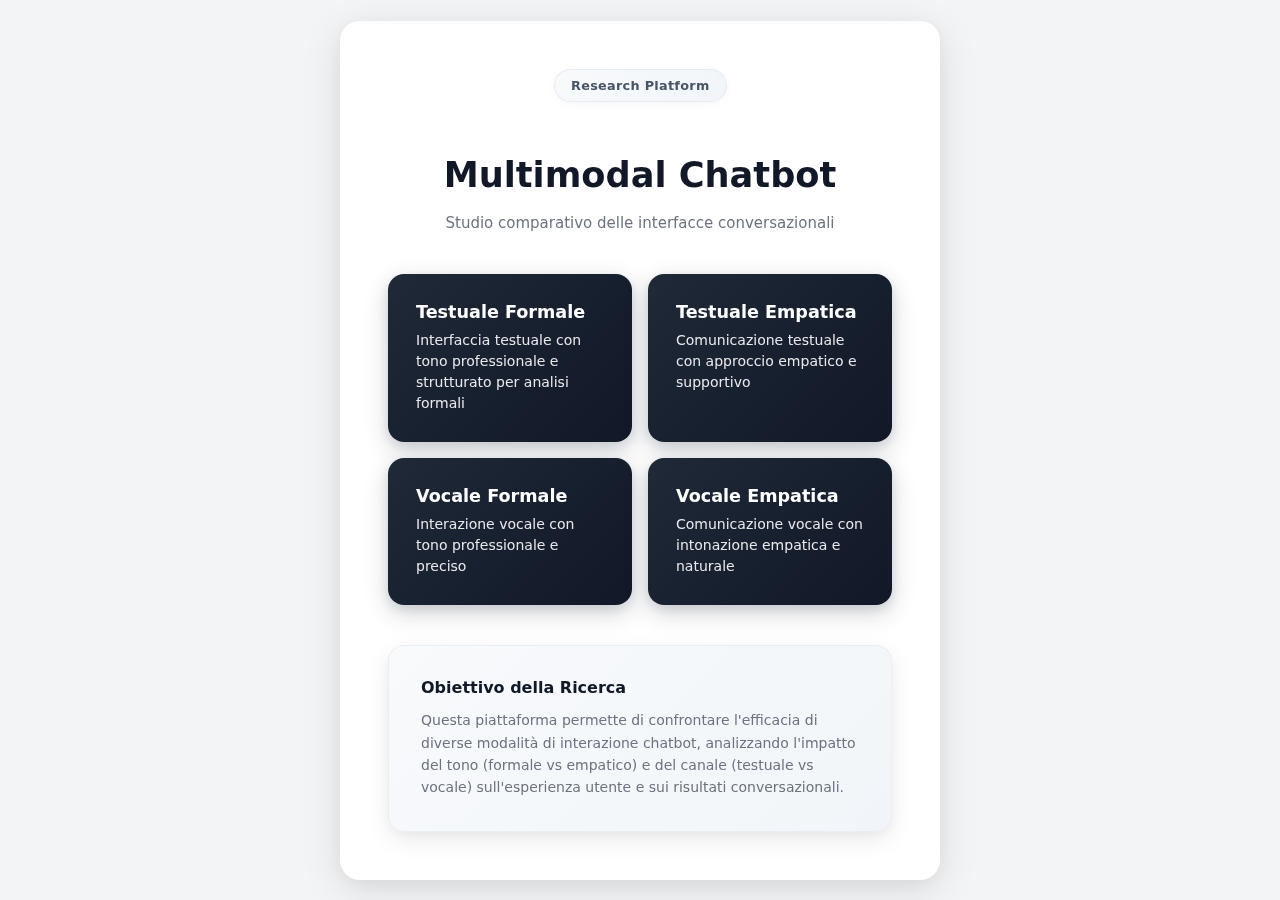
<file: index.html>
<!DOCTYPE html>
<html lang="it">
<head>
  <meta charset="UTF-8" />
  <meta name="viewport" content="width=device-width, initial-scale=1.0, maximum-scale=1.0, user-scalable=no" />
  <meta name="theme-color" content="#1f2937" />
  <meta name="apple-mobile-web-app-capable" content="yes" />
  <meta name="apple-mobile-web-app-status-bar-style" content="default" />
  <title>Multimodal Chatbot Research Platform</title>
  <style>
    :root {
      --font-main: "Inter", sans-serif;
      --text-color: #0e1116;
      --bg: #f3f4f6;
      --white: #fff;
      --radius: 16px;
      --shadow: 0 4px 10px rgba(0, 0, 0, 0.06);
      --primary: #1f2937;
      --primary-light: #374151;
      --user-bg: #1f2937;
      --user-bg-light: #374151;
      --bot-bg: #f9fafb;
      --focus-ring: 0 0 0 3px rgba(59,130,246,0.35);
      
      /* Responsive breakpoints */
      --mobile: 480px;
      --tablet: 768px;
      --desktop: 1024px;
    }

    * { 
      box-sizing: border-box; 
      -webkit-tap-highlight-color: transparent; 
    }

    body {
      margin: 0;
      font-family: system-ui, -apple-system, 'Segoe UI', Roboto, sans-serif;
      background-color: #f3f4f6;
      color: #111;
      min-height: 100vh;
      display: flex;
      justify-content: center;
      align-items: center;
      padding: 20px;
    }

    .main-container {
      max-width: 600px;
      width: 100%;
      background-color: #ffffff;
      border-radius: 20px;
      box-shadow: 
        0 10px 40px rgba(0, 0, 0, 0.1),
        0 4px 20px rgba(0, 0, 0, 0.05);
      padding: 48px;
      animation: containerFadeIn 0.6s cubic-bezier(0.25, 0.46, 0.45, 0.94);
      position: relative;
      backdrop-filter: blur(10px);
    }

    @media (max-width: 768px) {
      .main-container {
        margin: 0 20px;
        padding: 28px 24px;
      }
    }

    .header {
      text-align: center;
      margin-bottom: 40px;
    }

    .research-badge {
      display: inline-block;
      background: linear-gradient(135deg, #f8fafc 0%, #f1f5f9 100%);
      color: #475569;
      padding: 8px 16px;
      border-radius: 24px;
      font-size: 0.8rem;
      margin-bottom: 28px;
      font-weight: 600;
      letter-spacing: 0.3px;
      animation: badgeSlideIn 0.8s cubic-bezier(0.25, 0.46, 0.45, 0.94);
      box-shadow: 0 2px 8px rgba(0, 0, 0, 0.04);
      border: 1px solid rgba(226, 232, 240, 0.8);
    }

    h1 {
      color: #111827;
      font-weight: 800;
      font-size: 2.2rem;
      margin-bottom: 16px;
      line-height: 1.2;
      animation: titleSlideIn 1s cubic-bezier(0.25, 0.46, 0.45, 0.94);
    }

    .subtitle {
      font-size: 15px;
      color: #6b7280;
      margin-bottom: 0;
      font-weight: 400;
      line-height: 1.5;
      animation: subtitleFadeIn 1.2s cubic-bezier(0.25, 0.46, 0.45, 0.94) 0.3s both;
    }

    .interfaces-grid {
      display: grid;
      grid-template-columns: 1fr;
      gap: 12px;
      margin-bottom: 32px;
    }

    @media (min-width: 768px) {
      .interfaces-grid {
        grid-template-columns: repeat(2, 1fr);
        gap: 16px;
      }
    }

    .interface-card {
      background: linear-gradient(135deg, #1f2937 0%, #111827 100%);
      border: none;
      border-radius: 16px;
      padding: 28px;
      text-decoration: none;
      color: #ffffff;
      transition: transform 0.3s ease, background 0.25s ease;
      position: relative;
      box-shadow: 
        0 8px 25px rgba(31, 41, 55, 0.2),
        0 4px 12px rgba(31, 41, 55, 0.1);
      animation: cardSlideIn 0.6s cubic-bezier(0.25, 0.46, 0.45, 0.94);
      transform: rotate(0deg);
    }

    .interface-card:hover {
      transform: translateY(-4px) scale(1.02);
      box-shadow: 
        0 12px 35px rgba(31, 41, 55, 0.3),
        0 8px 20px rgba(31, 41, 55, 0.15);
      background: linear-gradient(135deg, #374151 0%, #1f2937 100%);
    }

    .interface-card:active {
      animation: cardTap 0.3s ease;
    }

    .interface-card.clicked {
      animation: cardReturn 0.6s cubic-bezier(0.25, 1.15, 0.5, 1) forwards;
    }


    .interface-title {
      font-size: 1.1rem;
      font-weight: 600;
      margin-bottom: 8px;
      color: #ffffff;
      animation: titleFadeIn 0.8s cubic-bezier(0.25, 0.46, 0.45, 0.94);
    }

    .interface-description {
      font-size: 14px;
      color: rgba(255, 255, 255, 0.9);
      line-height: 1.5;
      margin: 0;
      animation: descriptionFadeIn 1s cubic-bezier(0.25, 0.46, 0.45, 0.94);
    }

    .research-info {
      background: linear-gradient(135deg, #f8fafc 0%, #f1f5f9 100%);
      border-radius: 16px;
      padding: 32px;
      border: 1px solid rgba(226, 232, 240, 0.6);
      margin-top: 40px;
      animation: infoSlideIn 1.2s cubic-bezier(0.25, 0.46, 0.45, 0.94);
      box-shadow: 
        0 8px 25px rgba(0, 0, 0, 0.08),
        0 4px 12px rgba(0, 0, 0, 0.04);
      backdrop-filter: blur(10px);
    }

    .research-info h3 {
      margin: 0 0 12px 0;
      font-size: 1rem;
      font-weight: 600;
      color: #111827;
      animation: infoTitleFadeIn 1s cubic-bezier(0.25, 0.46, 0.45, 0.94);
    }

    .research-info p {
      margin: 0;
      color: #6b7280;
      line-height: 1.6;
      font-size: 14px;
      animation: infoTextFadeIn 1.2s cubic-bezier(0.25, 0.46, 0.45, 0.94);
    }

    /* Animazioni professionali */
    .interface-card:nth-child(1) { animation-delay: 0.1s; }
    .interface-card:nth-child(2) { animation-delay: 0.2s; }
    .interface-card:nth-child(3) { animation-delay: 0.3s; }
    .interface-card:nth-child(4) { animation-delay: 0.4s; }

    /* Keyframes professionali */
    @keyframes containerFadeIn {
      from {
        opacity: 0;
        transform: scale(0.95) translateY(20px);
      }
      to {
        opacity: 1;
        transform: scale(1) translateY(0);
      }
    }


    @keyframes badgeSlideIn {
      from {
        opacity: 0;
        transform: translateY(-20px) scale(0.9);
      }
      to {
        opacity: 1;
        transform: translateY(0) scale(1);
      }
    }

    @keyframes titleSlideIn {
      from {
        opacity: 0;
        transform: translateY(30px) scale(0.9);
      }
      to {
        opacity: 1;
        transform: translateY(0) scale(1);
      }
    }

    @keyframes underlineExpand {
      from { width: 0; }
      to { width: 60px; }
    }

    @keyframes subtitleFadeIn {
      from {
        opacity: 0;
        transform: translateY(20px);
      }
      to {
        opacity: 1;
        transform: translateY(0);
      }
    }

    @keyframes cardSlideIn {
      from {
        opacity: 0;
        transform: translateY(30px) scale(0.9);
      }
      to {
        opacity: 1;
        transform: translateY(0) scale(1);
      }
    }

    @keyframes titleFadeIn {
      from {
        opacity: 0;
        transform: translateY(10px);
      }
      to {
        opacity: 1;
        transform: translateY(0);
      }
    }

    @keyframes descriptionFadeIn {
      from {
        opacity: 0;
        transform: translateY(15px);
      }
      to {
        opacity: 1;
        transform: translateY(0);
      }
    }

    @keyframes infoSlideIn {
      from {
        opacity: 0;
        transform: translateY(25px) scale(0.95);
      }
      to {
        opacity: 1;
        transform: translateY(0) scale(1);
      }
    }


    @keyframes infoTitleFadeIn {
      from {
        opacity: 0;
        transform: translateX(-20px);
      }
      to {
        opacity: 1;
        transform: translateX(0);
      }
    }

    @keyframes infoTextFadeIn {
      from {
        opacity: 0;
        transform: translateX(20px);
      }
      to {
        opacity: 1;
        transform: translateX(0);
      }
    }

    /* Animazioni del send button per le card */
    @keyframes cardTap {
      0% { transform: translateY(-2px) scale(1.02); }
      50% { transform: translateY(0) scale(0.95); }
      100% { transform: translateY(-2px) scale(1.02); }
    }

    @keyframes cardReturn {
      0% { transform: translateY(-2px) scale(1.02); }
      70% { transform: translateY(-4px) scale(1.05); }
      100% { transform: translateY(-2px) scale(1.02); }
    }

    /* Performance optimizations */
    .interface-card, .main-container, .research-badge, h1 {
      will-change: transform;
      transform: translateZ(0);
    }

    /* Reduced motion */
    @media (prefers-reduced-motion: reduce) {
      *, *::before, *::after {
        animation-duration: 0.01ms !important;
        animation-iteration-count: 1 !important;
        transition-duration: 0.01ms !important;
      }
    }
  </style>
</head>
<body>
  <div class="main-container">
    <div class="header">
      <div class="research-badge">Research Platform</div>
      <h1>Multimodal Chatbot</h1>
      <p class="subtitle">Studio comparativo delle interfacce conversazionali</p>
    </div>
    
    <div class="interfaces-grid">
      <a href="./textual_formal/" class="interface-card">
        <div class="interface-title">Testuale Formale</div>
        <div class="interface-description">Interfaccia testuale con tono professionale e strutturato per analisi formali</div>
      </a>
      
      <a href="./textual_empathic/" class="interface-card">
        <div class="interface-title">Testuale Empatica</div>
        <div class="interface-description">Comunicazione testuale con approccio empatico e supportivo</div>
      </a>
      
      <a href="./vocal_formal/" class="interface-card">
        <div class="interface-title">Vocale Formale</div>
        <div class="interface-description">Interazione vocale con tono professionale e preciso</div>
      </a>
      
      <a href="./vocal_empathic/" class="interface-card">
        <div class="interface-title">Vocale Empatica</div>
        <div class="interface-description">Comunicazione vocale con intonazione empatica e naturale</div>
      </a>
    </div>
    
    <div class="research-info">
      <h3>Obiettivo della Ricerca</h3>
      <p>Questa piattaforma permette di confrontare l'efficacia di diverse modalità di interazione chatbot, analizzando l'impatto del tono (formale vs empatico) e del canale (testuale vs vocale) sull'esperienza utente e sui risultati conversazionali.</p>
    </div>
  </div>

  <script>
    // Animazioni delle card come il send button
    document.querySelectorAll('.interface-card').forEach(card => {
      card.addEventListener('click', function(e) {
        // Aggiungi classe per animazione di ritorno
        this.classList.add('clicked');
        
        // Rimuovi classe dopo l'animazione
        setTimeout(() => {
          this.classList.remove('clicked');
        }, 600);
      });
    });
  </script>
</body>
</html>
</file>
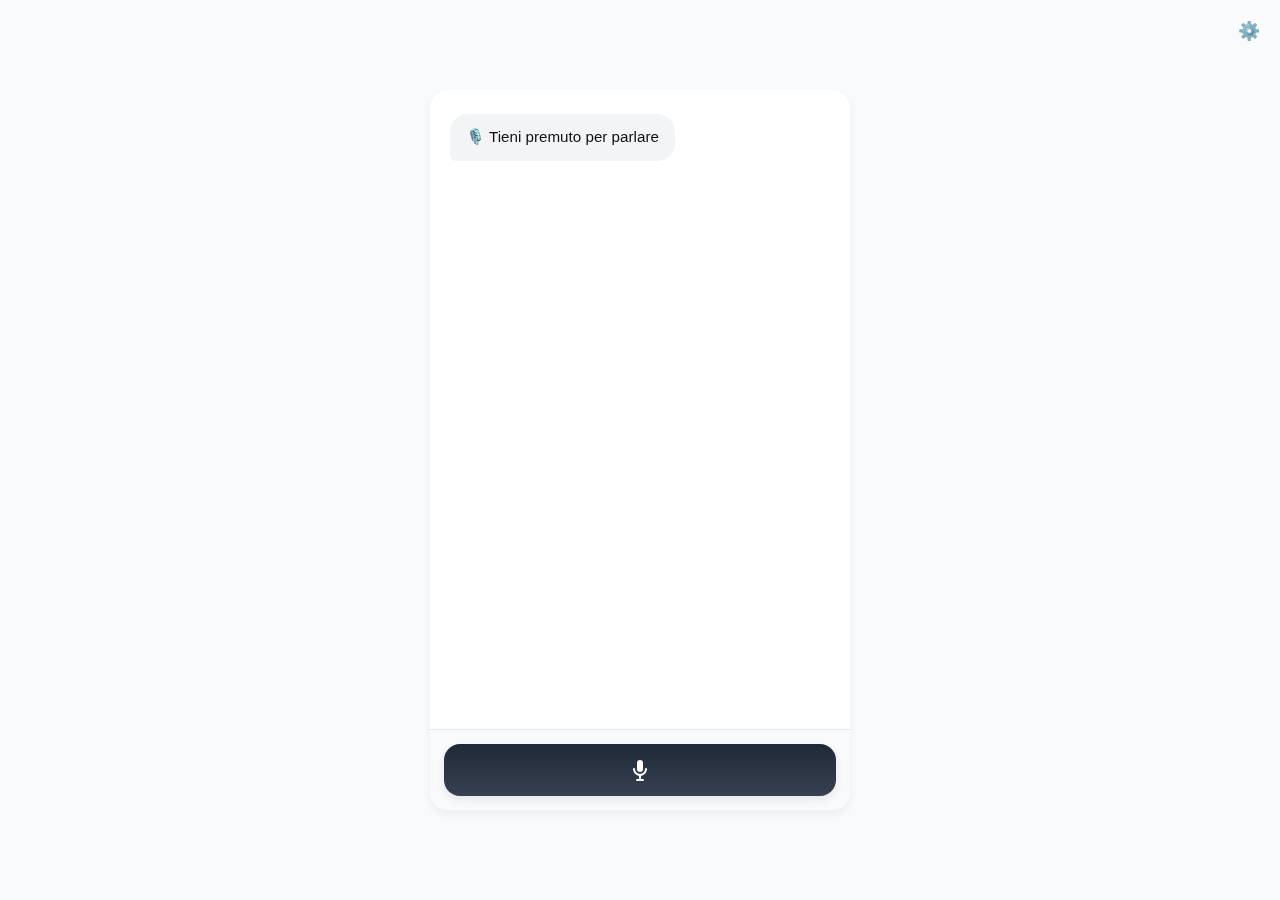
<file: vocal_empathic/index.html>
<!DOCTYPE html>
<html lang="it">
  <head>
    <meta charset="UTF-8" />
    <title>Chat Empatica</title>
    <meta name="viewport" content="width=device-width, initial-scale=1.0, maximum-scale=1.0, user-scalable=no" />
    <meta name="theme-color" content="#1f2937" />
    <meta name="apple-mobile-web-app-capable" content="yes" />
    <meta name="apple-mobile-web-app-status-bar-style" content="default" />
    <!-- stile del mockup -->
    <link rel="stylesheet" href="./assets/style.css" />
  </head>

  <body>
    <main class="chat-wrapper" role="main">
      <section class="chat-window" id="chat" role="log" aria-live="polite" aria-relevant="additions" aria-label="Finestra chat">
        <div class="msg bot">
          <div class="bubble">🎙️ Tieni premuto per parlare</div>
        </div>
      </section>

      <div class="voice-controls" role="group" aria-label="Controlli vocali">
        <button id="micButton" aria-label="Tieni premuto per registrare" aria-pressed="false">
          <div class="mic-wrapper">
            <svg xmlns="http://www.w3.org/2000/svg" class="mic-icon" viewBox="0 0 24 24">
              <path d="M12 14a3 3 0 0 0 3-3V5a3 3 0 0 0-6 0v6a3 3 0 0 0 3 3z" />
              <path d="M19 11a1 1 0 0 0-2 0 5 5 0 0 1-10 0 1 1 0 0 0-2 0 7 7 0 0 0 6 6.92V21H9a1 1 0 0 0 0 2h6a1 1 0 0 0 0-2h-2v-3.08A7 7 0 0 0 19 11z" />
            </svg>
          </div>
        </button>
        <!-- audio player nascosto per la risposta vocale -->
        <audio id="replyAudio" hidden aria-label="Risposta vocale"></audio>
      </div>
    </main>

    <!-- Pulsante per aprire dispositivi -->
    <div class="devices-toggle">
      <button class="devices-btn" onclick="toggleDevices()" title="Impostazioni Audio">
        ⚙️
      </button>
    </div>

    <!-- Panel dispositivi -->
    <div class="audio-devices-panel" id="devicesPanel" style="display: none;">
      <div class="devices-header">
        <h3>🎤 Dispositivi Audio</h3>
        <button class="close-devices" onclick="toggleDevices()">✕</button>
      </div>
      
      <div class="device-group">
        <label for="microphoneSelect">Microfono:</label>
        <select id="microphoneSelect" class="device-select">
          <option value="">Caricamento...</option>
        </select>
      </div>
      
      <div class="device-group">
        <label for="speakerSelect">Casse/Auricolari:</label>
        <select id="speakerSelect" class="device-select">
          <option value="">Caricamento...</option>
        </select>
      </div>
      
      <div class="device-actions">
        <button class="test-mic" onclick="testMicrophone()">🎤 Test Microfono</button>
        <button class="test-speaker" onclick="testSpeaker()">🔊 Test Audio</button>
      </div>
    </div>

    <script src="./assets/script.js"></script>
  </body>
</html>
</file>
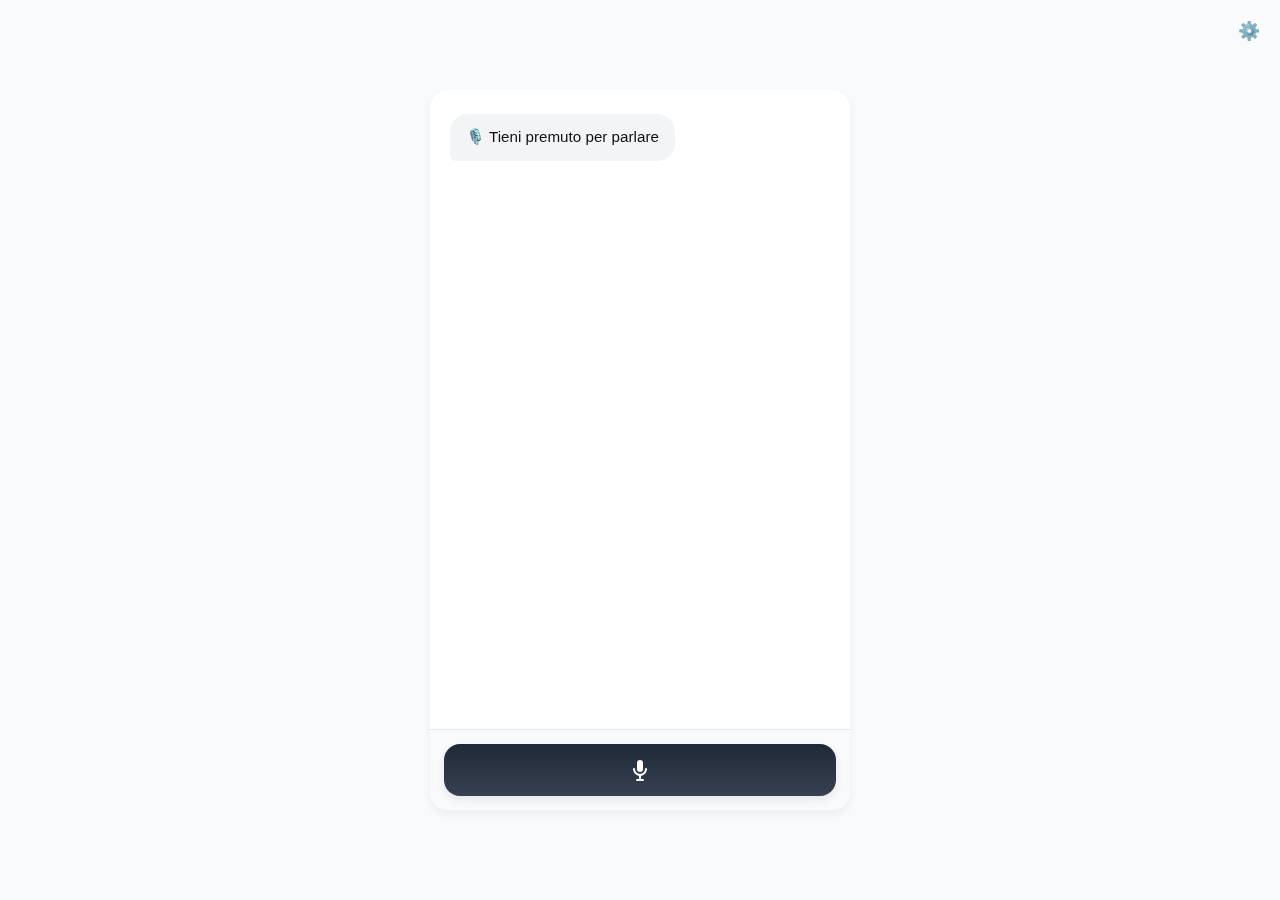
<file: vocal_formal/index.html>
<!DOCTYPE html>
<html lang="it">
  <head>
    <meta charset="UTF-8" />
    <meta name="viewport" content="width=device-width, initial-scale=1.0, maximum-scale=1.0, user-scalable=no" />
    <meta name="theme-color" content="#1f2937" />
    <meta name="apple-mobile-web-app-capable" content="yes" />
    <meta name="apple-mobile-web-app-status-bar-style" content="default" />
    <title>🎧 Chatbot Vocale Formale</title>

    <!-- Usa lo stesso CSS dell’empatico -->
    <link rel="stylesheet" href="./assets/style.css" />
  </head>

  <body>
    <main class="chat-wrapper" role="main">
      <section class="chat-window" id="chat" role="log" aria-live="polite" aria-relevant="additions" aria-label="Finestra chat">
        <div class="msg bot">
          <div class="bubble">🎙️ Tieni premuto per parlare</div>
        </div>
      </section>

      <div class="voice-controls" role="group" aria-label="Controlli vocali">
        <button id="micButton" aria-label="Tieni premuto per registrare" aria-pressed="false">
          <div class="mic-wrapper">
            <svg xmlns="http://www.w3.org/2000/svg" class="mic-icon" viewBox="0 0 24 24">
              <path d="M12 14a3 3 0 0 0 3-3V5a3 3 0 0 0-6 0v6a3 3 0 0 0 3 3z" />
              <path d="M19 11a1 1 0 0 0-2 0 5 5 0 0 1-10 0 1 1 0 0 0-2 0 7 7 0 0 0 6 6.92V21H9a1 1 0 0 0 0 2h6a1 1 0 0 0 0-2h-2v-3.08A7 7 0 0 0 19 11z" />
            </svg>
          </div>
        </button>
        <audio id="replyAudio" hidden aria-label="Risposta vocale"></audio>
      </div>
    </main>

    <!-- Pulsante per aprire dispositivi -->
    <div class="devices-toggle">
      <button class="devices-btn" onclick="toggleDevices()" title="Impostazioni Audio">
        ⚙️
      </button>
    </div>

    <!-- Panel dispositivi -->
    <div class="audio-devices-panel" id="devicesPanel" style="display: none;">
      <div class="devices-header">
        <h3>🎤 Dispositivi Audio</h3>
        <button class="close-devices" onclick="toggleDevices()">✕</button>
      </div>
      
      <div class="device-group">
        <label for="microphoneSelect">Microfono:</label>
        <select id="microphoneSelect" class="device-select">
          <option value="">Caricamento...</option>
        </select>
      </div>
      
      <div class="device-group">
        <label for="speakerSelect">Casse/Auricolari:</label>
        <select id="speakerSelect" class="device-select">
          <option value="">Caricamento...</option>
        </select>
      </div>
      
      <div class="device-actions">
        <button class="test-mic" onclick="testMicrophone()">🎤 Test Microfono</button>
        <button class="test-speaker" onclick="testSpeaker()">🔊 Test Audio</button>
      </div>
    </div>

    <script src="./assets/script.js"></script>
  </body>
</html>
</file>
<file: vocal_empathic/assets/style.css>
:root {
  --font-main: "Inter", sans-serif;
  --text-color: #0e1116;
  --bg: #f9fafb;
  --white: #fff;
  --radius: 16px;
  --shadow: 0 4px 10px rgba(0, 0, 0, 0.06);
  --primary: #1f2937;
  --primary-light: #374151;
  --user-bg: #1f2937;
  --user-bg-light: #374151;
  --bot-bg: #f3f4f6;
  --mic-red: #ef4444;
  --focus-ring: 0 0 0 3px rgba(59,130,246,0.35);
  
  /* Responsive breakpoints */
  --mobile: 480px;
  --tablet: 768px;
  --desktop: 1024px;
}

/* BASE */
* { box-sizing: border-box; -webkit-tap-highlight-color: transparent; }
body {
  margin: 0;
  font-family: var(--font-main);
  background: var(--bg);
  color: var(--text-color);
  display: flex;
  justify-content: center;
  align-items: center;
  height: 100vh;
  height: 100dvh; /* Dynamic viewport height per mobile */
  padding: 0;
  overflow: hidden; /* Previene scroll su mobile */
}

/* STRUTTURA CHAT - Mobile First */
.chat-wrapper {
  width: 100vw;
  height: 100vh;
  height: 100dvh; /* Dynamic viewport height per mobile */
  max-width: 100vw;
  background: var(--white);
  border-radius: 0; /* Full screen su mobile */
  box-shadow: none;
  display: flex;
  flex-direction: column;
  overflow: hidden;
}

/* Tablet */
@media (min-width: 768px) {
  .chat-wrapper {
    width: 90vw;
    height: 85vh;
    max-width: 600px;
    border-radius: 18px;
    box-shadow: var(--shadow);
  }
}

/* Desktop */
@media (min-width: 1024px) {
  .chat-wrapper {
    width: 420px;
    height: 80vh;
    max-width: 94%;
  }
}

.chat-window {
  flex: 1;
  padding: 16px; /* Mobile */
  overflow-y: auto;
  display: flex;
  flex-direction: column;
  scroll-behavior: smooth;
}

/* Tablet/Desktop */
@media (min-width: 768px) {
  .chat-window {
    padding: 20px;
  }
}

/* FUMETTI */
.msg { display: flex; margin: 4px 0; /* Ridotto per interfaccia più compatta */ }
.msg.bot { justify-content: flex-start; }
.msg.user { justify-content: flex-end; }

/* Mobile - più compatto */
@media (max-width: 767px) {
  .msg {
    margin: 3px 0; /* Ridotto per interfaccia più compatta */
  }
  
  .bubble {
    padding: 8px 12px; /* Ancora più compatto su mobile */
    font-size: 0.85rem; /* Font più piccolo su mobile */
  }
}

.bubble {
  padding: 10px 14px; /* Ridotto per interfaccia più compatta */
  font-size: 0.9rem; /* Ridotto per compattezza */
  line-height: 1.5;
  max-width: 85%; /* Mobile - più spazio */
  animation: fadeIn 0.3s ease;
  display: inline-flex;
  align-items: center;
  gap: 8px;
  word-wrap: break-word;
}

/* Tablet/Desktop */
@media (min-width: 768px) {
  .bubble {
    padding: 12px 16px;
    font-size: 0.95rem;
    max-width: 75%;
  }
}

.msg.bot .bubble {
  background: var(--bot-bg);
  color: var(--text-color);
  border-radius: 18px 18px 18px 6px;
}

.msg.user .bubble {
  background: linear-gradient(135deg, var(--user-bg), var(--user-bg-light));
  color: #fff;
  border-radius: 18px 18px 6px 18px;
  box-shadow: 0 1px 3px rgba(0, 0, 0, 0.08);
}

/* Led rosso nel fumetto mentre registri */
.recording-light {
  width: 10px;
  height: 10px;
  background-color: var(--mic-red);
  border-radius: 50%;
  animation: recordPulse 1.4s ease-in-out infinite;
}

@keyframes recordPulse {
  0%, 100% { opacity: 0.6; transform: scale(1); }
  50% { opacity: 1; transform: scale(1.3); }
}

/* CONTROLLI VOCALI (bottone microfono) */
.voice-controls {
  padding: 12px; /* Mobile */
  padding-bottom: max(12px, env(safe-area-inset-bottom)); /* Safe area per dispositivi con notch */
  background: #f9fafb;
  border-top: 1px solid #e5e7eb;
  position: sticky;
  bottom: 0;
  z-index: 10;
}

/* Mobile specific improvements */
@media (max-width: 767px) {
  .voice-controls {
    padding: 10px; /* Ridotto per compattezza */
    padding-bottom: max(10px, env(safe-area-inset-bottom) + 6px);
    min-height: 70px; /* Ridotto per interfaccia più compatta */
  }
}

/* Tablet/Desktop */
@media (min-width: 768px) {
  .voice-controls {
    padding: 14px;
    padding-bottom: 14px; /* Reset safe area su desktop */
  }
}

#micButton {
  width: 100%;
  height: 56px; /* Ridotto per interfaccia più compatta */
  border: none;
  border-radius: var(--radius);
  background: linear-gradient(180deg, var(--primary) 0%, var(--primary-light) 100%);
  color: #fff;
  cursor: pointer;
  display: flex;
  justify-content: center;
  align-items: center;
  overflow: hidden;
  position: relative;
  box-shadow: 0 4px 10px rgba(0, 0, 0, 0.08);
  transition: box-shadow 0.25s ease, transform 0.2s ease;
  min-height: 44px; /* Apple HIG minimum */
}

/* Tablet/Desktop */
@media (min-width: 768px) {
  #micButton {
    height: 52px; /* Ridotto per interfaccia più compatta */
  }
}
#micButton:focus-visible { outline: none; box-shadow: var(--focus-ring); }
#micButton[aria-pressed="true"] { filter: brightness(1.05); }

/* Effetto pressione */
#micButton:active {
  transform: scale(0.98) translateY(1.5px);
  box-shadow: 0 3px 6px rgba(0, 0, 0, 0.08);
}

/* Effetto molla quando rilasci */
#micButton.released {
  animation: settleSymmetricSoft 0.45s cubic-bezier(0.3, 1, 0.6, 1);
}

@keyframes settleSymmetricSoft {
  0%   { transform: scale(0.98) translateY(1.5px) rotate(0); }
  25%  { transform: scale(1.007) translateY(-0.7px) rotate(0.2deg); }
  50%  { transform: scale(0.996) translateY(0.4px) rotate(-0.2deg); }
  75%  { transform: scale(1.003) translateY(-0.2px) rotate(0.1deg); }
  100% { transform: scale(1) translateY(0) rotate(0); }
}

/* Icona mic */
.mic-wrapper { position: relative; display: flex; align-items: center; justify-content: center; }
.mic-icon { width: 24px; height: 24px; fill: #fff; transform-origin: center; transition: transform 0.2s ease; }

/* Piccola pulsazione all’inizio della registrazione */
#micButton.recording .mic-icon { animation: micPulseOnce 0.4s ease-out; }
@keyframes micPulseOnce {
  0% { transform: scale(1); }
  40% { transform: scale(1.12); }
  100% { transform: scale(1); }
}

/* Puntini "thinking" del bot */
.typing-indicator {
  display: flex;
  gap: 4px;
  padding: 12px 16px; /* Mobile */
  background: var(--bot-bg);
  border-radius: 18px 18px 18px 6px;
  width: fit-content;
  animation: fadeIn 0.3s ease;
}

/* Tablet/Desktop */
@media (min-width: 768px) {
  .typing-indicator {
    padding: 10px 14px;
  }
}
.typing-indicator span {
  width: 6px;
  height: 6px;
  background: #9ca3af;
  border-radius: 50%;
  animation: blink 1.4s infinite both;
}
.typing-indicator span:nth-child(2) { animation-delay: 0.2s; }
.typing-indicator span:nth-child(3) { animation-delay: 0.4s; }

@keyframes blink {
  0%, 80%, 100% { opacity: 0.3; transform: translateY(0); }
  40% { opacity: 1; transform: translateY(-3px); }
}

@keyframes fadeIn {
  from { opacity: 0; transform: translateY(6px); }
  to   { opacity: 1; transform: translateY(0); }
}

/* Scrollbar */
.chat-window::-webkit-scrollbar { width: 10px; }
.chat-window::-webkit-scrollbar-track { background: transparent; }
.chat-window::-webkit-scrollbar-thumb {
  background: #e5e7eb;
  border-radius: 999px;
  border: 2px solid transparent;
  background-clip: padding-box;
}

/* ANIMAZIONI VOCALI OTTIMIZZATE */
.bubble {
  animation: messageFadeIn 0.3s ease-out;
}

.bubble:hover {
  transform: translateY(-1px);
  box-shadow: 0 4px 12px rgba(0,0,0,0.1);
  transition: all 0.2s ease;
}

.msg.user .bubble {
  animation: userMessageFade 0.3s ease-out;
}

.msg.bot .bubble {
  animation: botMessageFade 0.3s ease-out;
}

.typing-indicator {
  animation: typingSlideIn 0.3s ease-out;
}

.typing-indicator span {
  animation: typingBounce 1.6s infinite ease-in-out;
}

#micButton {
  transition: all 0.2s ease;
  position: relative;
}

#micButton:hover {
  transform: scale(1.01);
  box-shadow: 0 6px 20px rgba(31, 41, 55, 0.2);
}

#micButton:active {
  transform: scale(0.99);
  transition: all 0.1s ease;
}

#micButton.recording {
  animation: micPulse 1.5s infinite ease-in-out;
}

.mic-icon {
  transition: all 0.2s ease;
}

#micButton.recording .mic-icon {
  animation: micIconPulse 0.4s ease-out;
}

.chat-wrapper {
  animation: containerFadeIn 0.6s ease-out;
}

/* PERFORMANCE OPTIMIZATIONS */
.bubble, #micButton {
  will-change: transform;
  transform: translateZ(0);
}

.chat-window {
  contain: layout style paint;
  transform: translateZ(0);
}

/* KEYFRAMES VOCALI OTTIMIZZATI */
@keyframes messageFadeIn {
  from {
    opacity: 0;
    transform: translateY(10px);
  }
  to {
    opacity: 1;
    transform: translateY(0);
  }
}

@keyframes userMessageFade {
  from {
    opacity: 0;
    transform: translateY(8px);
  }
  to {
    opacity: 1;
    transform: translateY(0);
  }
}

@keyframes botMessageFade {
  from {
    opacity: 0;
    transform: translateY(8px);
  }
  to {
    opacity: 1;
    transform: translateY(0);
  }
}

@keyframes typingSlideIn {
  from {
    opacity: 0;
    transform: translateY(10px);
  }
  to {
    opacity: 1;
    transform: translateY(0);
  }
}

@keyframes typingBounce {
  0%, 60%, 100% { 
    transform: translateY(0) scale(1);
    opacity: 0.4;
  }
  30% { 
    transform: translateY(-8px) scale(1.1);
    opacity: 1;
  }
}

@keyframes micPulse {
  0%, 100% { 
    transform: scale(1);
    box-shadow: 0 4px 10px rgba(0,0,0,0.08);
  }
  50% { 
    transform: scale(1.01);
    box-shadow: 0 6px 20px rgba(31, 41, 55, 0.2);
  }
}

@keyframes micIconPulse {
  0% { transform: scale(1); }
  50% { transform: scale(1.05); }
  100% { transform: scale(1); }
}

@keyframes containerFadeIn {
  from {
    opacity: 0;
    transform: scale(0.95) translateY(20px);
  }
  to {
    opacity: 1;
    transform: scale(1) translateY(0);
  }
}

/* Reduced motion */
@media (prefers-reduced-motion: reduce) {
  *, *::before, *::after {
    animation-duration: 0.01ms !important;
    animation-iteration-count: 1 !important;
    transition-duration: 0.01ms !important;
  }
}

/* === SELEZIONE DISPOSITIVI AUDIO === */

/* Pulsante per aprire dispositivi */
.devices-toggle {
  position: absolute;
  top: 15px;
  right: 15px;
  z-index: 10;
}

.devices-btn {
  background: transparent;
  color: var(--primary);
  border: none;
  /* RIMOSSO: border-radius: 50%; */
  width: 32px; /* Ancora più piccolo */
  height: 32px; /* Ancora più piccolo */
  cursor: pointer;
  font-size: 18px; /* Leggermente più grande per compensare la dimensione */
  transition: transform 0.2s ease; /* Transizione per il movimento */
  position: relative;
  padding: 0; /* Rimuove qualsiasi padding */
  margin: 0; /* Rimuove qualsiasi margin */
}

/* RIMOSSO: effetto luce che scorre */

.devices-btn:hover {
  transform: translateY(-2px); /* Piccolo movimento verso l'alto */
  transition: transform 0.2s ease; /* Transizione fluida */
}

.devices-btn:active {
  /* Completamente basic - nessun effetto active */
}

/* Panel dispositivi */
.audio-devices-panel {
  position: fixed;
  top: 50%;
  left: 50%;
  transform: translate(-50%, -50%);
  background: var(--white);
  border-radius: var(--radius);
  box-shadow: 
    0 20px 40px rgba(0,0,0,0.1),
    0 0 0 1px rgba(0,0,0,0.05);
  padding: 32px;
  z-index: 1000;
  min-width: 380px;
  max-width: 90vw;
  animation: panelSlideIn 0.4s cubic-bezier(0.25, 0.46, 0.45, 0.94);
  backdrop-filter: blur(20px);
  border: 1px solid rgba(0,0,0,0.05);
}

@keyframes panelSlideIn {
  from {
    opacity: 0;
    transform: translate(-50%, -50%) scale(0.85) translateY(20px);
  }
  to {
    opacity: 1;
    transform: translate(-50%, -50%) scale(1) translateY(0);
  }
}

.devices-header {
  display: flex;
  justify-content: space-between;
  align-items: center;
  margin-bottom: 28px;
  padding-bottom: 16px;
  border-bottom: 2px solid var(--primary);
}

.devices-header h3 {
  margin: 0;
  font-size: 22px;
  font-weight: 600;
  color: var(--primary);
  letter-spacing: -0.5px;
}

.close-devices {
  background: var(--bot-bg);
  border: none;
  border-radius: 50%;
  width: 36px;
  height: 36px;
  font-size: 16px;
  cursor: pointer;
  color: var(--text-color);
  transition: all 0.3s cubic-bezier(0.25, 0.46, 0.45, 0.94);
  display: flex;
  align-items: center;
  justify-content: center;
  box-shadow: var(--shadow);
}

.close-devices:hover {
  background: var(--mic-red);
  color: white;
  transform: scale(1.1) rotate(90deg);
  box-shadow: 0 4px 15px rgba(239, 68, 68, 0.3);
}

.device-group {
  margin-bottom: 24px;
  position: relative;
}

.device-group label {
  display: block;
  margin-bottom: 8px;
  font-weight: 600;
  color: var(--text-color);
  font-size: 15px;
  letter-spacing: -0.2px;
}

.device-select {
  width: 100%;
  padding: 14px 16px;
  border: 2px solid #e5e7eb;
  border-radius: 12px;
  background: var(--white);
  font-size: 15px;
  transition: all 0.3s cubic-bezier(0.25, 0.46, 0.45, 0.94);
  box-shadow: var(--shadow);
  position: relative;
}

.device-select:focus {
  outline: none;
  border-color: var(--primary);
  box-shadow: var(--focus-ring);
  transform: translateY(-1px);
}

.device-select:hover {
  border-color: var(--primary-light);
  transform: translateY(-1px);
  box-shadow: 0 4px 12px rgba(0,0,0,0.08);
}

.device-actions {
  display: flex;
  gap: 16px;
  margin-top: 32px;
}

.test-mic, .test-speaker {
  flex: 1;
  padding: 16px 20px;
  border: none;
  border-radius: 16px;
  font-size: 15px;
  font-weight: 600;
  cursor: pointer;
  transition: all 0.3s cubic-bezier(0.25, 0.46, 0.45, 0.94);
  position: relative;
  overflow: hidden;
  letter-spacing: -0.2px;
  box-shadow: 0 4px 15px rgba(0,0,0,0.1);
}

.test-mic {
  background: var(--primary);
  color: white;
}

.test-mic::before {
  content: '';
  position: absolute;
  top: 0;
  left: -100%;
  width: 100%;
  height: 100%;
  background: linear-gradient(90deg, transparent, rgba(255,255,255,0.2), transparent);
  transition: left 0.5s;
}

.test-mic:hover::before {
  left: 100%;
}

.test-mic:hover {
  background: var(--primary-light);
  transform: translateY(-3px) scale(1.02);
  box-shadow: 0 8px 25px rgba(31, 41, 55, 0.3);
}

.test-speaker {
  background: var(--user-bg);
  color: white;
}

.test-speaker::before {
  content: '';
  position: absolute;
  top: 0;
  left: -100%;
  width: 100%;
  height: 100%;
  background: linear-gradient(90deg, transparent, rgba(255,255,255,0.2), transparent);
  transition: left 0.5s;
}

.test-speaker:hover::before {
  left: 100%;
}

.test-speaker:hover {
  background: var(--user-bg-light);
  transform: translateY(-3px) scale(1.02);
  box-shadow: 0 8px 25px rgba(31, 41, 55, 0.3);
}

.test-mic:active, .test-speaker:active {
  transform: translateY(-1px) scale(0.98);
  transition: all 0.1s ease;
}

/* Overlay per chiudere */
.devices-overlay {
  position: fixed;
  top: 0;
  left: 0;
  right: 0;
  bottom: 0;
  background: linear-gradient(135deg, rgba(0,0,0,0.4) 0%, rgba(0,0,0,0.6) 100%);
  backdrop-filter: blur(8px);
  z-index: 999;
  animation: overlayFadeIn 0.4s cubic-bezier(0.25, 0.46, 0.45, 0.94);
}

@keyframes overlayFadeIn {
  from { 
    opacity: 0; 
    backdrop-filter: blur(0px);
  }
  to { 
    opacity: 1; 
    backdrop-filter: blur(8px);
  }
}

/* Mobile responsive */
@media (max-width: 480px) {
  .audio-devices-panel {
    width: 95vw;
    padding: 24px;
    min-width: unset;
  }
  
  .device-actions {
    flex-direction: column;
    gap: 12px;
  }
  
  .devices-btn {
    width: 28px; /* Ancora più basic su mobile */
    height: 28px; /* Ancora più basic su mobile */
    font-size: 16px; /* Leggermente più grande per compensare */
  }
  
  .devices-header h3 {
    font-size: 20px;
  }
}
</file>
<file: vocal_formal/assets/style.css>
:root {
  --font-main: "Inter", sans-serif;
  --text-color: #0e1116;
  --bg: #f9fafb;
  --white: #fff;
  --radius: 16px;
  --shadow: 0 4px 10px rgba(0, 0, 0, 0.06);
  --primary: #1f2937;
  --primary-light: #374151;
  --user-bg: #1f2937;
  --user-bg-light: #374151;
  --bot-bg: #f3f4f6;
  --mic-red: #ef4444;
  --focus-ring: 0 0 0 3px rgba(59,130,246,0.35);
  
  /* Responsive breakpoints */
  --mobile: 480px;
  --tablet: 768px;
  --desktop: 1024px;
}

/* BASE */
* { box-sizing: border-box; -webkit-tap-highlight-color: transparent; }
body {
  margin: 0;
  font-family: var(--font-main);
  background: var(--bg);
  color: var(--text-color);
  display: flex;
  justify-content: center;
  align-items: center;
  height: 100vh;
  height: 100dvh; /* Dynamic viewport height per mobile */
  padding: 0;
  overflow: hidden; /* Previene scroll su mobile */
}

/* STRUTTURA CHAT - Mobile First */
.chat-wrapper {
  width: 100vw;
  height: 100vh;
  height: 100dvh; /* Dynamic viewport height per mobile */
  max-width: 100vw;
  background: var(--white);
  border-radius: 0; /* Full screen su mobile */
  box-shadow: none;
  display: flex;
  flex-direction: column;
  overflow: hidden;
}

/* Tablet */
@media (min-width: 768px) {
  .chat-wrapper {
    width: 90vw;
    height: 85vh;
    max-width: 600px;
    border-radius: 18px;
    box-shadow: var(--shadow);
  }
}

/* Desktop */
@media (min-width: 1024px) {
  .chat-wrapper {
    width: 420px;
    height: 80vh;
    max-width: 94%;
  }
}

.chat-window {
  flex: 1;
  padding: 16px; /* Mobile */
  overflow-y: auto;
  display: flex;
  flex-direction: column;
  scroll-behavior: smooth;
}

/* Tablet/Desktop */
@media (min-width: 768px) {
  .chat-window {
    padding: 20px;
  }
}

/* FUMETTI */
.msg { display: flex; margin: 4px 0; /* Ridotto per interfaccia più compatta */ }
.msg.bot { justify-content: flex-start; }
.msg.user { justify-content: flex-end; }

/* Mobile - più compatto */
@media (max-width: 767px) {
  .msg {
    margin: 3px 0; /* Ridotto per interfaccia più compatta */
  }
  
  .bubble {
    padding: 8px 12px; /* Ancora più compatto su mobile */
    font-size: 0.85rem; /* Font più piccolo su mobile */
  }
}

.bubble {
  padding: 10px 14px; /* Ridotto per interfaccia più compatta */
  font-size: 0.9rem; /* Ridotto per compattezza */
  line-height: 1.5;
  max-width: 85%; /* Mobile - più spazio */
  animation: fadeIn 0.3s ease;
  display: inline-flex;
  align-items: center;
  gap: 8px;
  word-wrap: break-word;
}

/* Tablet/Desktop */
@media (min-width: 768px) {
  .bubble {
    padding: 12px 16px;
    font-size: 0.95rem;
    max-width: 75%;
  }
}

.msg.bot .bubble {
  background: var(--bot-bg);
  color: var(--text-color);
  border-radius: 18px 18px 18px 6px;
}

.msg.user .bubble {
  background: linear-gradient(135deg, var(--user-bg), var(--user-bg-light));
  color: #fff;
  border-radius: 18px 18px 6px 18px;
  box-shadow: 0 1px 3px rgba(0, 0, 0, 0.08);
}

/* Led rosso nel fumetto mentre registri */
.recording-light {
  width: 10px;
  height: 10px;
  background-color: var(--mic-red);
  border-radius: 50%;
  animation: recordPulse 1.4s ease-in-out infinite;
}

@keyframes recordPulse {
  0%, 100% { opacity: 0.6; transform: scale(1); }
  50% { opacity: 1; transform: scale(1.3); }
}

/* CONTROLLI VOCALI (bottone microfono) */
.voice-controls {
  padding: 12px; /* Mobile */
  padding-bottom: max(12px, env(safe-area-inset-bottom)); /* Safe area per dispositivi con notch */
  background: #f9fafb;
  border-top: 1px solid #e5e7eb;
  position: sticky;
  bottom: 0;
  z-index: 10;
}

/* Mobile specific improvements */
@media (max-width: 767px) {
  .voice-controls {
    padding: 10px; /* Ridotto per compattezza */
    padding-bottom: max(10px, env(safe-area-inset-bottom) + 6px);
    min-height: 70px; /* Ridotto per interfaccia più compatta */
  }
}

/* Tablet/Desktop */
@media (min-width: 768px) {
  .voice-controls {
    padding: 14px;
    padding-bottom: 14px; /* Reset safe area su desktop */
  }
}

#micButton {
  width: 100%;
  height: 56px; /* Ridotto per interfaccia più compatta */
  border: none;
  border-radius: var(--radius);
  background: linear-gradient(180deg, var(--primary) 0%, var(--primary-light) 100%);
  color: #fff;
  cursor: pointer;
  display: flex;
  justify-content: center;
  align-items: center;
  overflow: hidden;
  position: relative;
  box-shadow: 0 4px 10px rgba(0, 0, 0, 0.08);
  transition: box-shadow 0.25s ease, transform 0.2s ease;
  min-height: 44px; /* Apple HIG minimum */
}

/* Tablet/Desktop */
@media (min-width: 768px) {
  #micButton {
    height: 52px; /* Ridotto per interfaccia più compatta */
  }
}
#micButton:focus-visible { outline: none; box-shadow: var(--focus-ring); }
#micButton[aria-pressed="true"] { filter: brightness(1.05); }

/* Effetto pressione */
#micButton:active {
  transform: scale(0.98) translateY(1.5px);
  box-shadow: 0 3px 6px rgba(0, 0, 0, 0.08);
}

/* Effetto molla quando rilasci */
#micButton.released {
  animation: settleSymmetricSoft 0.45s cubic-bezier(0.3, 1, 0.6, 1);
}

@keyframes settleSymmetricSoft {
  0%   { transform: scale(0.98) translateY(1.5px) rotate(0); }
  25%  { transform: scale(1.007) translateY(-0.7px) rotate(0.2deg); }
  50%  { transform: scale(0.996) translateY(0.4px) rotate(-0.2deg); }
  75%  { transform: scale(1.003) translateY(-0.2px) rotate(0.1deg); }
  100% { transform: scale(1) translateY(0) rotate(0); }
}

/* Icona mic */
.mic-wrapper { position: relative; display: flex; align-items: center; justify-content: center; }
.mic-icon { width: 24px; height: 24px; fill: #fff; transform-origin: center; transition: transform 0.2s ease; }

/* Piccola pulsazione all’inizio della registrazione */
#micButton.recording .mic-icon { animation: micPulseOnce 0.4s ease-out; }
@keyframes micPulseOnce {
  0% { transform: scale(1); }
  40% { transform: scale(1.12); }
  100% { transform: scale(1); }
}

/* Puntini "thinking" del bot */
.typing-indicator {
  display: flex;
  gap: 4px;
  padding: 12px 16px; /* Mobile */
  background: var(--bot-bg);
  border-radius: 18px 18px 18px 6px;
  width: fit-content;
  animation: fadeIn 0.3s ease;
}

/* Tablet/Desktop */
@media (min-width: 768px) {
  .typing-indicator {
    padding: 10px 14px;
  }
}
.typing-indicator span {
  width: 6px;
  height: 6px;
  background: #9ca3af;
  border-radius: 50%;
  animation: blink 1.4s infinite both;
}
.typing-indicator span:nth-child(2) { animation-delay: 0.2s; }
.typing-indicator span:nth-child(3) { animation-delay: 0.4s; }

@keyframes blink {
  0%, 80%, 100% { opacity: 0.3; transform: translateY(0); }
  40% { opacity: 1; transform: translateY(-3px); }
}

@keyframes fadeIn {
  from { opacity: 0; transform: translateY(6px); }
  to   { opacity: 1; transform: translateY(0); }
}

/* Scrollbar */
.chat-window::-webkit-scrollbar { width: 10px; }
.chat-window::-webkit-scrollbar-track { background: transparent; }
.chat-window::-webkit-scrollbar-thumb {
  background: #e5e7eb;
  border-radius: 999px;
  border: 2px solid transparent;
  background-clip: padding-box;
}

/* ANIMAZIONI VOCALI OTTIMIZZATE */
.bubble {
  animation: messageFadeIn 0.3s ease-out;
}

.bubble:hover {
  transform: translateY(-1px);
  box-shadow: 0 4px 12px rgba(0,0,0,0.1);
  transition: all 0.2s ease;
}

.msg.user .bubble {
  animation: userMessageFade 0.3s ease-out;
}

.msg.bot .bubble {
  animation: botMessageFade 0.3s ease-out;
}

.typing-indicator {
  animation: typingSlideIn 0.3s ease-out;
}

.typing-indicator span {
  animation: typingBounce 1.6s infinite ease-in-out;
}

#micButton {
  transition: all 0.2s ease;
  position: relative;
}

#micButton:hover {
  transform: scale(1.01);
  box-shadow: 0 6px 20px rgba(31, 41, 55, 0.2);
}

#micButton:active {
  transform: scale(0.99);
  transition: all 0.1s ease;
}

#micButton.recording {
  animation: micPulse 1.5s infinite ease-in-out;
}

.mic-icon {
  transition: all 0.2s ease;
}

#micButton.recording .mic-icon {
  animation: micIconPulse 0.4s ease-out;
}

.chat-wrapper {
  animation: containerFadeIn 0.6s ease-out;
}

/* PERFORMANCE OPTIMIZATIONS */
.bubble, #micButton {
  will-change: transform;
  transform: translateZ(0);
}

.chat-window {
  contain: layout style paint;
  transform: translateZ(0);
}

/* KEYFRAMES */
@keyframes messageFadeIn {
  from {
    opacity: 0;
    transform: translateY(10px);
  }
  to {
    opacity: 1;
    transform: translateY(0);
  }
}

@keyframes userMessageFade {
  from {
    opacity: 0;
    transform: translateY(8px);
  }
  to {
    opacity: 1;
    transform: translateY(0);
  }
}

@keyframes botMessageFade {
  from {
    opacity: 0;
    transform: translateY(8px);
  }
  to {
    opacity: 1;
    transform: translateY(0);
  }
}

@keyframes typingSlideIn {
  from {
    opacity: 0;
    transform: translateY(10px);
  }
  to {
    opacity: 1;
    transform: translateY(0);
  }
}

@keyframes typingBounce {
  0%, 60%, 100% { 
    transform: translateY(0) scale(1);
    opacity: 0.4;
  }
  30% { 
    transform: translateY(-8px) scale(1.1);
    opacity: 1;
  }
}

@keyframes micPulse {
  0%, 100% { 
    transform: scale(1);
    box-shadow: 0 4px 10px rgba(0,0,0,0.08);
  }
  50% { 
    transform: scale(1.01);
    box-shadow: 0 6px 20px rgba(31, 41, 55, 0.2);
  }
}

@keyframes micIconPulse {
  0% { transform: scale(1); }
  50% { transform: scale(1.05); }
  100% { transform: scale(1); }
}

@keyframes containerFadeIn {
  from {
    opacity: 0;
    transform: scale(0.95) translateY(20px);
  }
  to {
    opacity: 1;
    transform: scale(1) translateY(0);
  }
}

/* Reduced motion */
@media (prefers-reduced-motion: reduce) {
  *, *::before, *::after {
    animation-duration: 0.01ms !important;
    animation-iteration-count: 1 !important;
    transition-duration: 0.01ms !important;
  }
}

/* === SELEZIONE DISPOSITIVI AUDIO === */

/* Pulsante per aprire dispositivi */
.devices-toggle {
  position: absolute;
  top: 15px;
  right: 15px;
  z-index: 10;
}

.devices-btn {
  background: transparent;
  color: var(--primary);
  border: none;
  /* RIMOSSO: border-radius: 50%; */
  width: 32px; /* Ancora più piccolo */
  height: 32px; /* Ancora più piccolo */
  cursor: pointer;
  font-size: 18px; /* Leggermente più grande per compensare la dimensione */
  transition: transform 0.2s ease; /* Transizione per il movimento */
  position: relative;
  padding: 0; /* Rimuove qualsiasi padding */
  margin: 0; /* Rimuove qualsiasi margin */
}

/* RIMOSSO: effetto luce che scorre */

.devices-btn:hover {
  transform: translateY(-2px); /* Piccolo movimento verso l'alto */
  transition: transform 0.2s ease; /* Transizione fluida */
}

.devices-btn:active {
  /* Completamente basic - nessun effetto active */
}

/* Panel dispositivi */
.audio-devices-panel {
  position: fixed;
  top: 50%;
  left: 50%;
  transform: translate(-50%, -50%);
  background: var(--white);
  border-radius: var(--radius);
  box-shadow: 
    0 20px 40px rgba(0,0,0,0.1),
    0 0 0 1px rgba(0,0,0,0.05);
  padding: 32px;
  z-index: 1000;
  min-width: 380px;
  max-width: 90vw;
  animation: panelSlideIn 0.4s cubic-bezier(0.25, 0.46, 0.45, 0.94);
  backdrop-filter: blur(20px);
  border: 1px solid rgba(0,0,0,0.05);
}

@keyframes panelSlideIn {
  from {
    opacity: 0;
    transform: translate(-50%, -50%) scale(0.85) translateY(20px);
  }
  to {
    opacity: 1;
    transform: translate(-50%, -50%) scale(1) translateY(0);
  }
}

.devices-header {
  display: flex;
  justify-content: space-between;
  align-items: center;
  margin-bottom: 28px;
  padding-bottom: 16px;
  border-bottom: 2px solid var(--primary);
}

.devices-header h3 {
  margin: 0;
  font-size: 22px;
  font-weight: 600;
  color: var(--primary);
  letter-spacing: -0.5px;
}

.close-devices {
  background: var(--bot-bg);
  border: none;
  border-radius: 50%;
  width: 36px;
  height: 36px;
  font-size: 16px;
  cursor: pointer;
  color: var(--text-color);
  transition: all 0.3s cubic-bezier(0.25, 0.46, 0.45, 0.94);
  display: flex;
  align-items: center;
  justify-content: center;
  box-shadow: var(--shadow);
}

.close-devices:hover {
  background: var(--mic-red);
  color: white;
  transform: scale(1.1) rotate(90deg);
  box-shadow: 0 4px 15px rgba(239, 68, 68, 0.3);
}

.device-group {
  margin-bottom: 24px;
  position: relative;
}

.device-group label {
  display: block;
  margin-bottom: 8px;
  font-weight: 600;
  color: var(--text-color);
  font-size: 15px;
  letter-spacing: -0.2px;
}

.device-select {
  width: 100%;
  padding: 14px 16px;
  border: 2px solid #e5e7eb;
  border-radius: 12px;
  background: var(--white);
  font-size: 15px;
  transition: all 0.3s cubic-bezier(0.25, 0.46, 0.45, 0.94);
  box-shadow: var(--shadow);
  position: relative;
}

.device-select:focus {
  outline: none;
  border-color: var(--primary);
  box-shadow: var(--focus-ring);
  transform: translateY(-1px);
}

.device-select:hover {
  border-color: var(--primary-light);
  transform: translateY(-1px);
  box-shadow: 0 4px 12px rgba(0,0,0,0.08);
}

.device-actions {
  display: flex;
  gap: 16px;
  margin-top: 32px;
}

.test-mic, .test-speaker {
  flex: 1;
  padding: 16px 20px;
  border: none;
  border-radius: 16px;
  font-size: 15px;
  font-weight: 600;
  cursor: pointer;
  transition: all 0.3s cubic-bezier(0.25, 0.46, 0.45, 0.94);
  position: relative;
  overflow: hidden;
  letter-spacing: -0.2px;
  box-shadow: 0 4px 15px rgba(0,0,0,0.1);
}

.test-mic {
  background: var(--primary);
  color: white;
}

.test-mic::before {
  content: '';
  position: absolute;
  top: 0;
  left: -100%;
  width: 100%;
  height: 100%;
  background: linear-gradient(90deg, transparent, rgba(255,255,255,0.2), transparent);
  transition: left 0.5s;
}

.test-mic:hover::before {
  left: 100%;
}

.test-mic:hover {
  background: var(--primary-light);
  transform: translateY(-3px) scale(1.02);
  box-shadow: 0 8px 25px rgba(31, 41, 55, 0.3);
}

.test-speaker {
  background: var(--user-bg);
  color: white;
}

.test-speaker::before {
  content: '';
  position: absolute;
  top: 0;
  left: -100%;
  width: 100%;
  height: 100%;
  background: linear-gradient(90deg, transparent, rgba(255,255,255,0.2), transparent);
  transition: left 0.5s;
}

.test-speaker:hover::before {
  left: 100%;
}

.test-speaker:hover {
  background: var(--user-bg-light);
  transform: translateY(-3px) scale(1.02);
  box-shadow: 0 8px 25px rgba(31, 41, 55, 0.3);
}

.test-mic:active, .test-speaker:active {
  transform: translateY(-1px) scale(0.98);
  transition: all 0.1s ease;
}

/* Overlay per chiudere */
.devices-overlay {
  position: fixed;
  top: 0;
  left: 0;
  right: 0;
  bottom: 0;
  background: linear-gradient(135deg, rgba(0,0,0,0.4) 0%, rgba(0,0,0,0.6) 100%);
  backdrop-filter: blur(8px);
  z-index: 999;
  animation: overlayFadeIn 0.4s cubic-bezier(0.25, 0.46, 0.45, 0.94);
}

@keyframes overlayFadeIn {
  from { 
    opacity: 0; 
    backdrop-filter: blur(0px);
  }
  to { 
    opacity: 1; 
    backdrop-filter: blur(8px);
  }
}

/* Mobile responsive */
@media (max-width: 480px) {
  .audio-devices-panel {
    width: 95vw;
    padding: 24px;
    min-width: unset;
  }
  
  .device-actions {
    flex-direction: column;
    gap: 12px;
  }
  
  .devices-btn {
    width: 28px; /* Ancora più basic su mobile */
    height: 28px; /* Ancora più basic su mobile */
    font-size: 16px; /* Leggermente più grande per compensare */
  }
  
  .devices-header h3 {
    font-size: 20px;
  }
}
</file>
